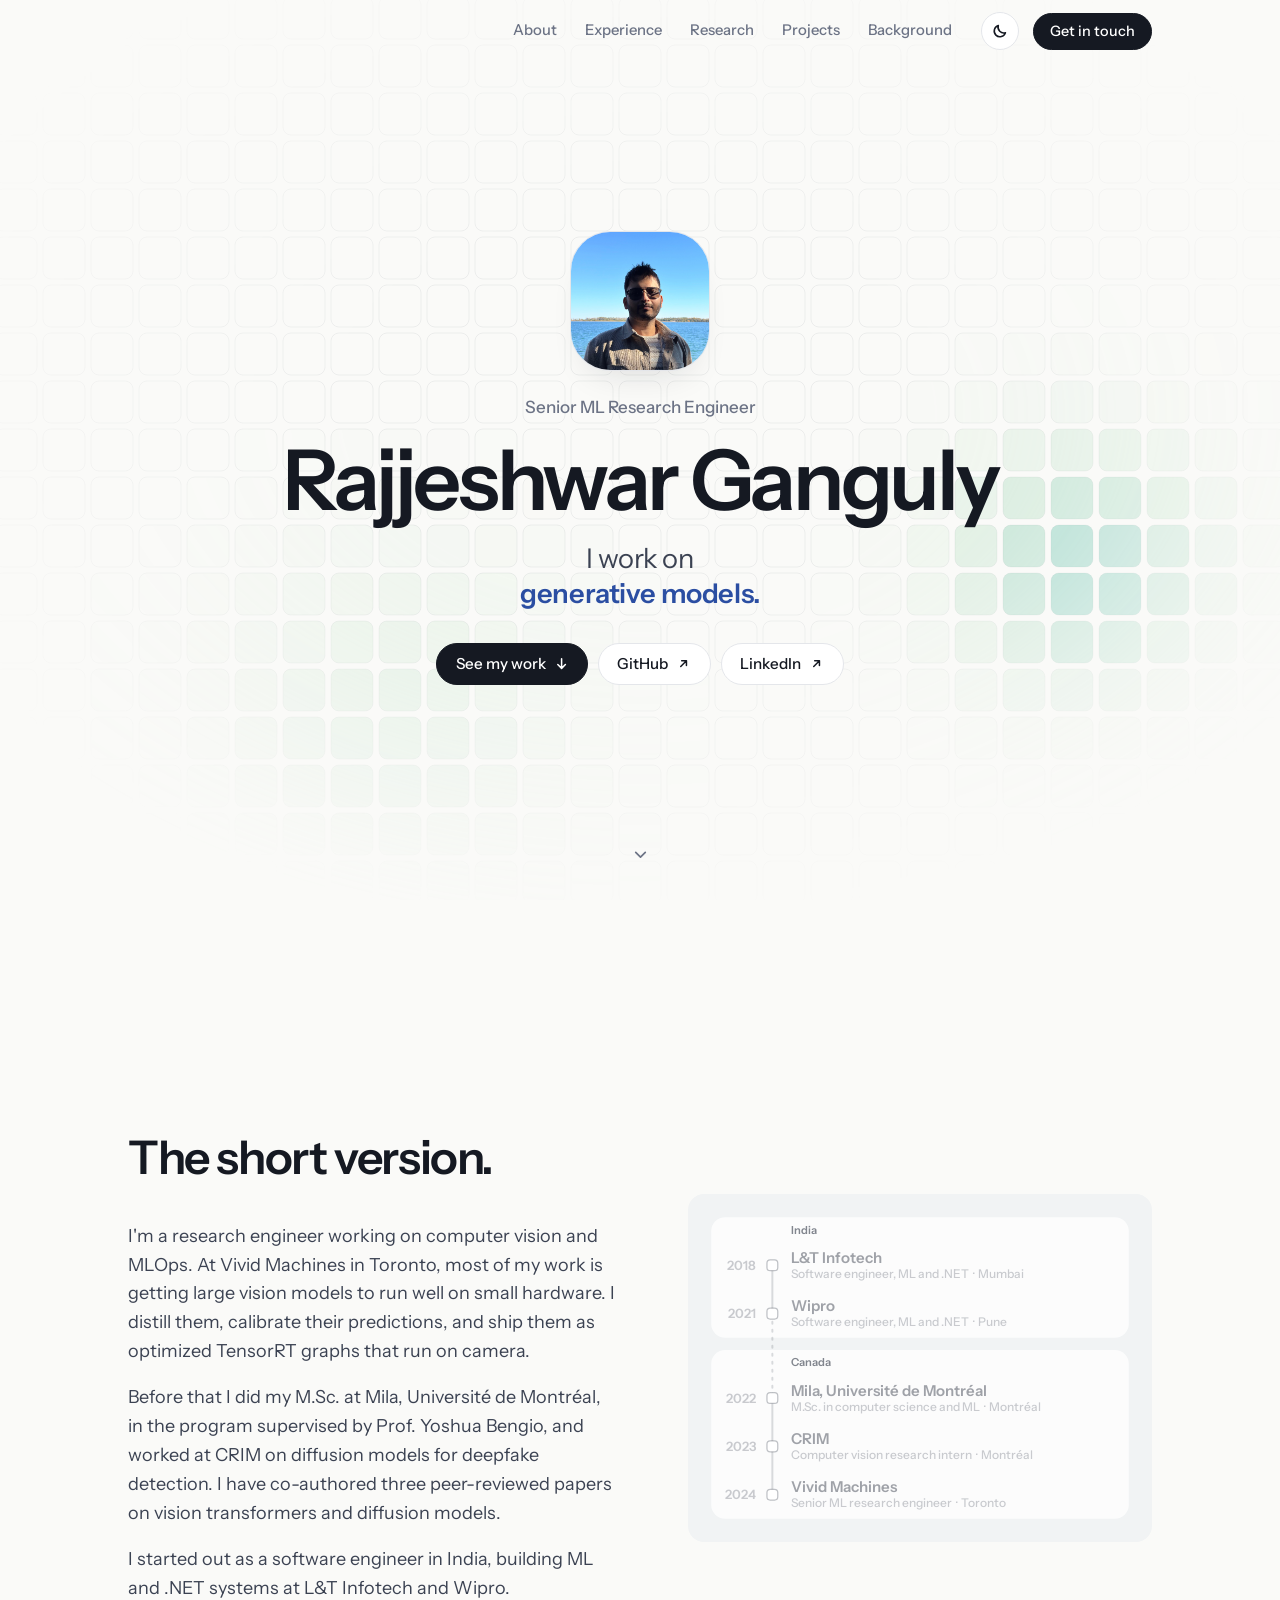
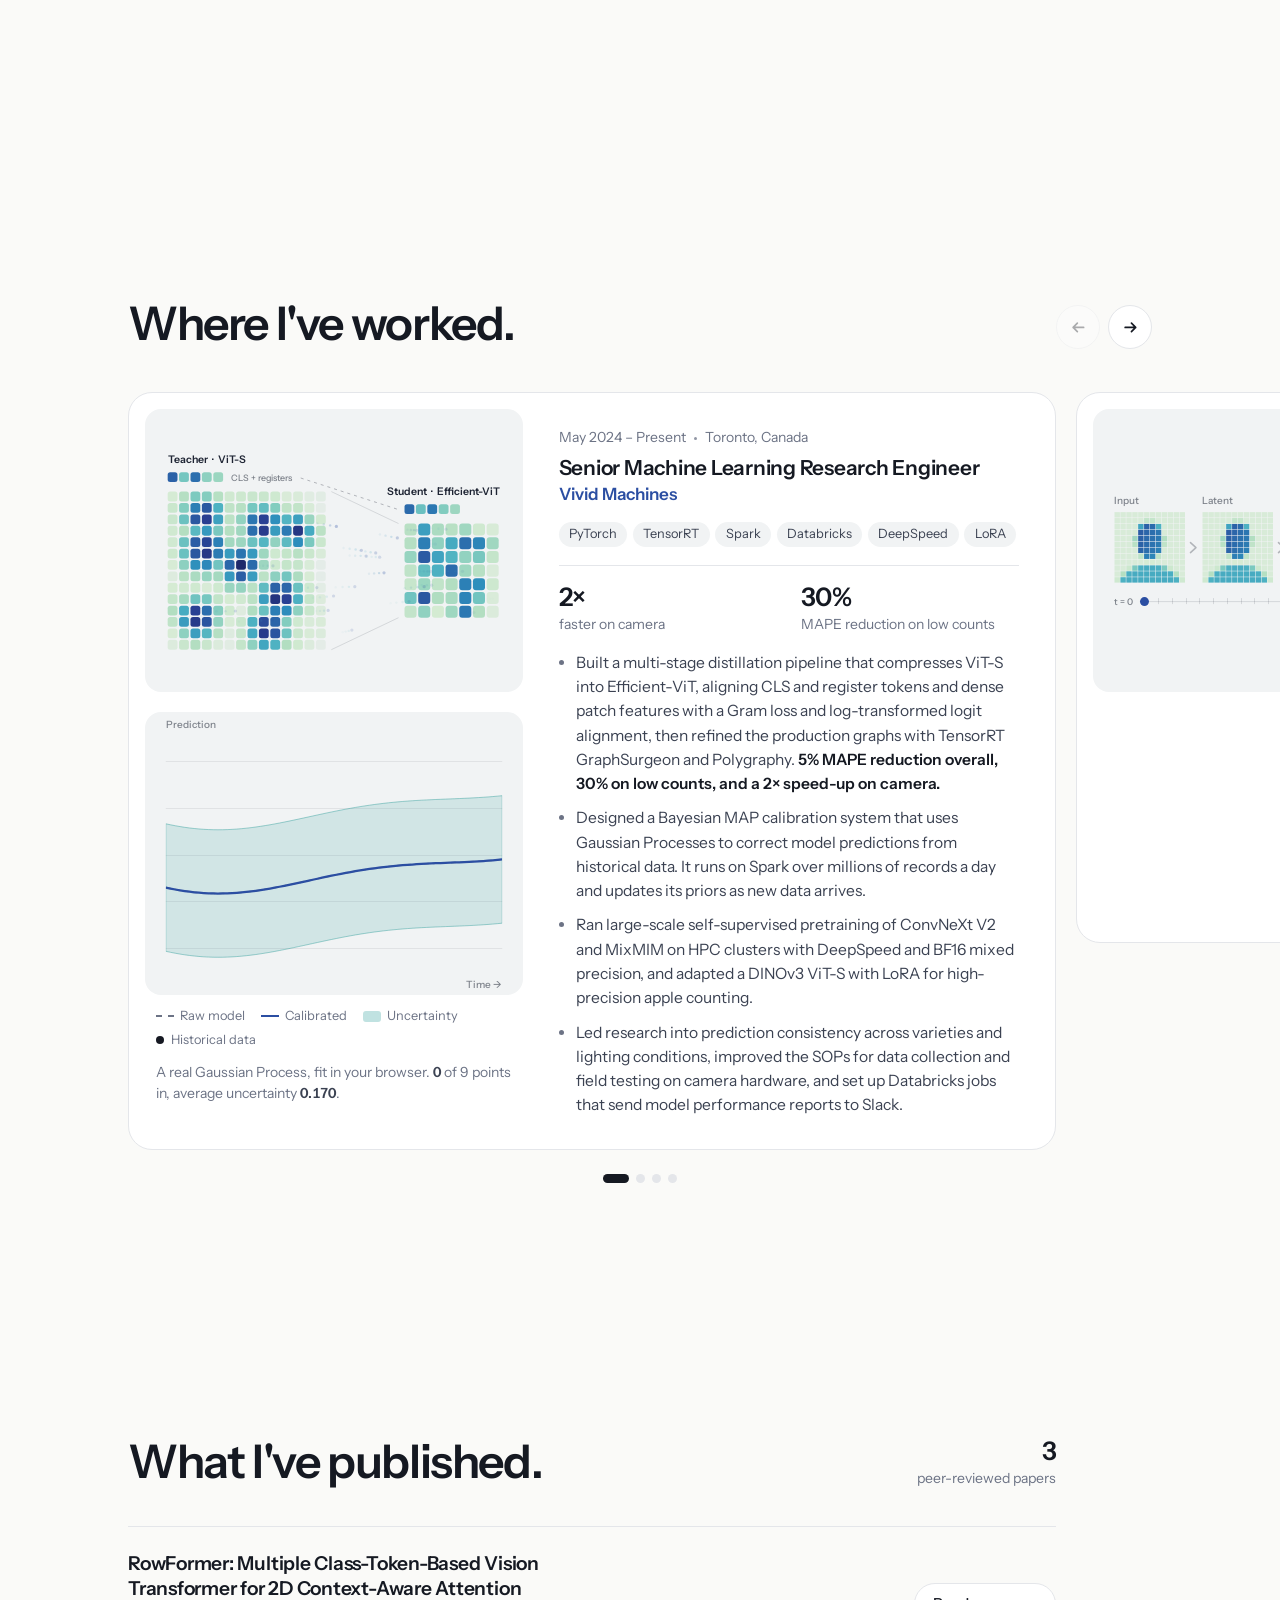
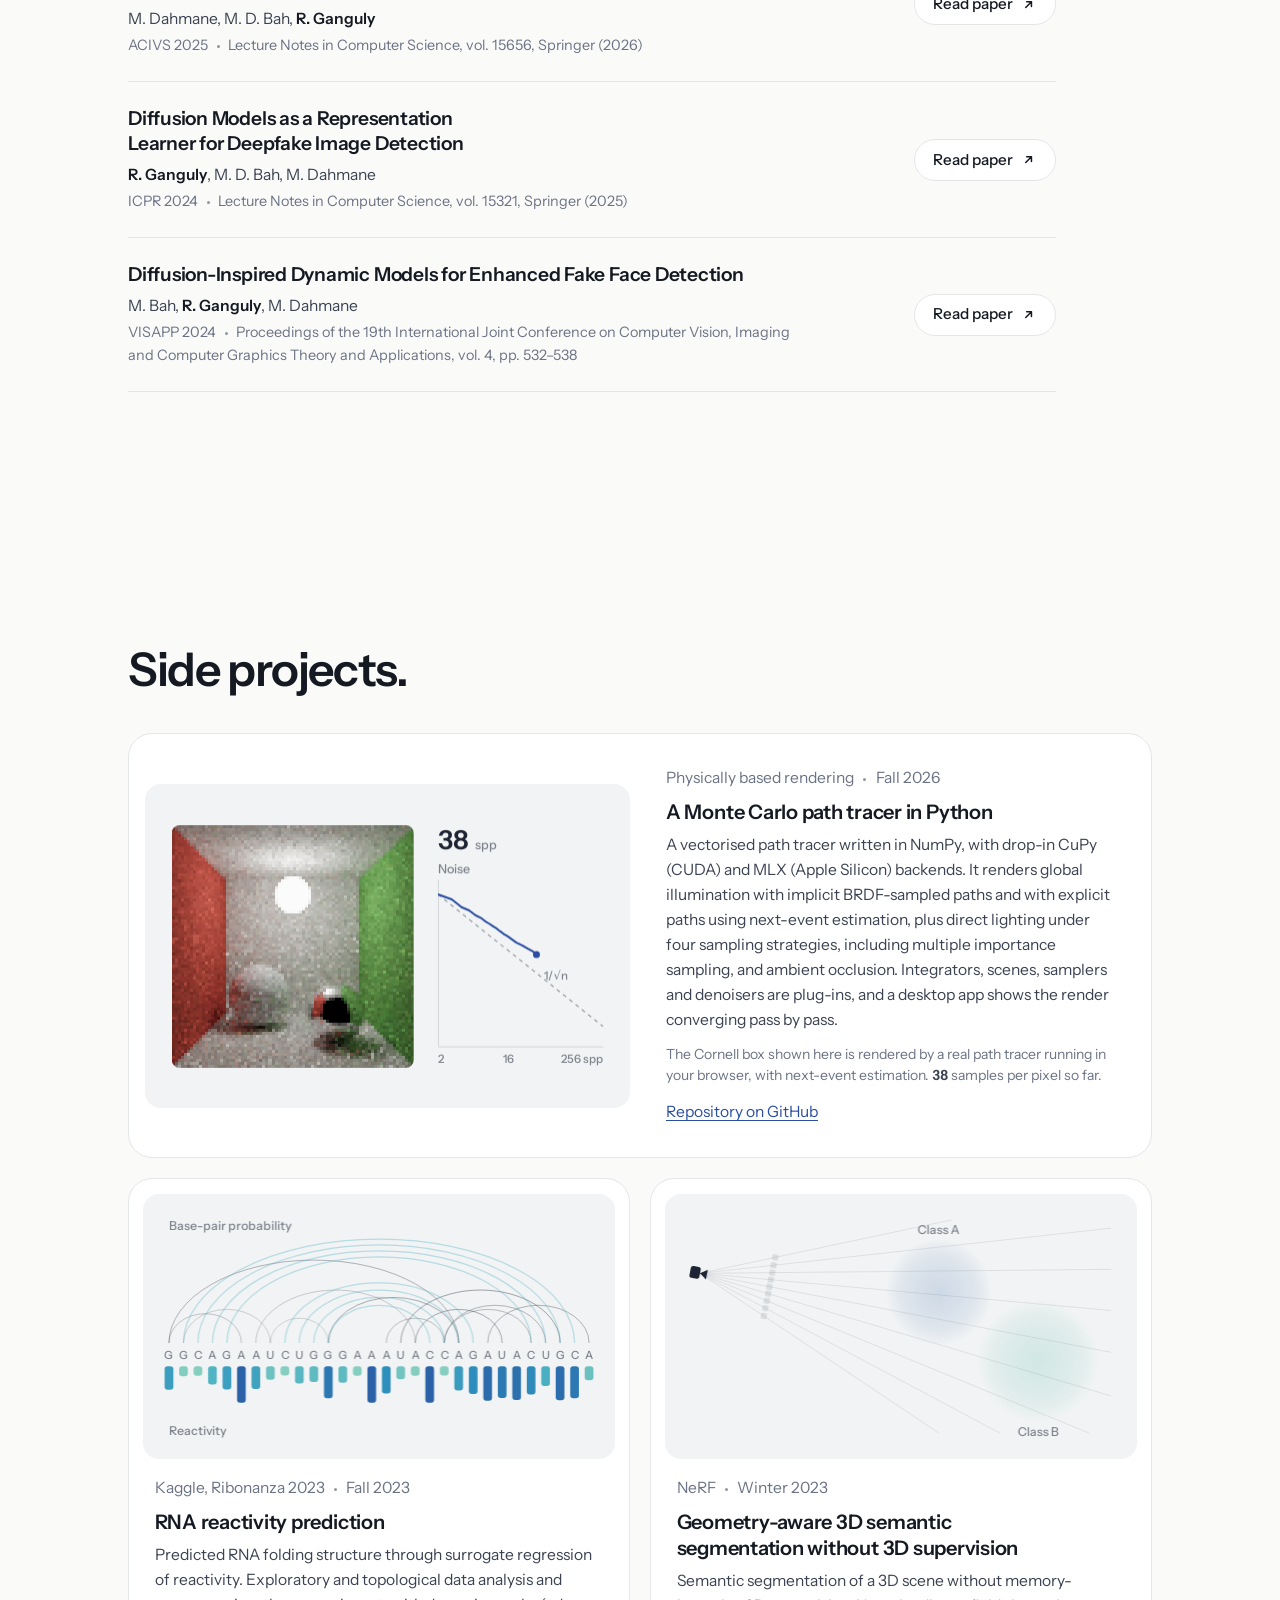
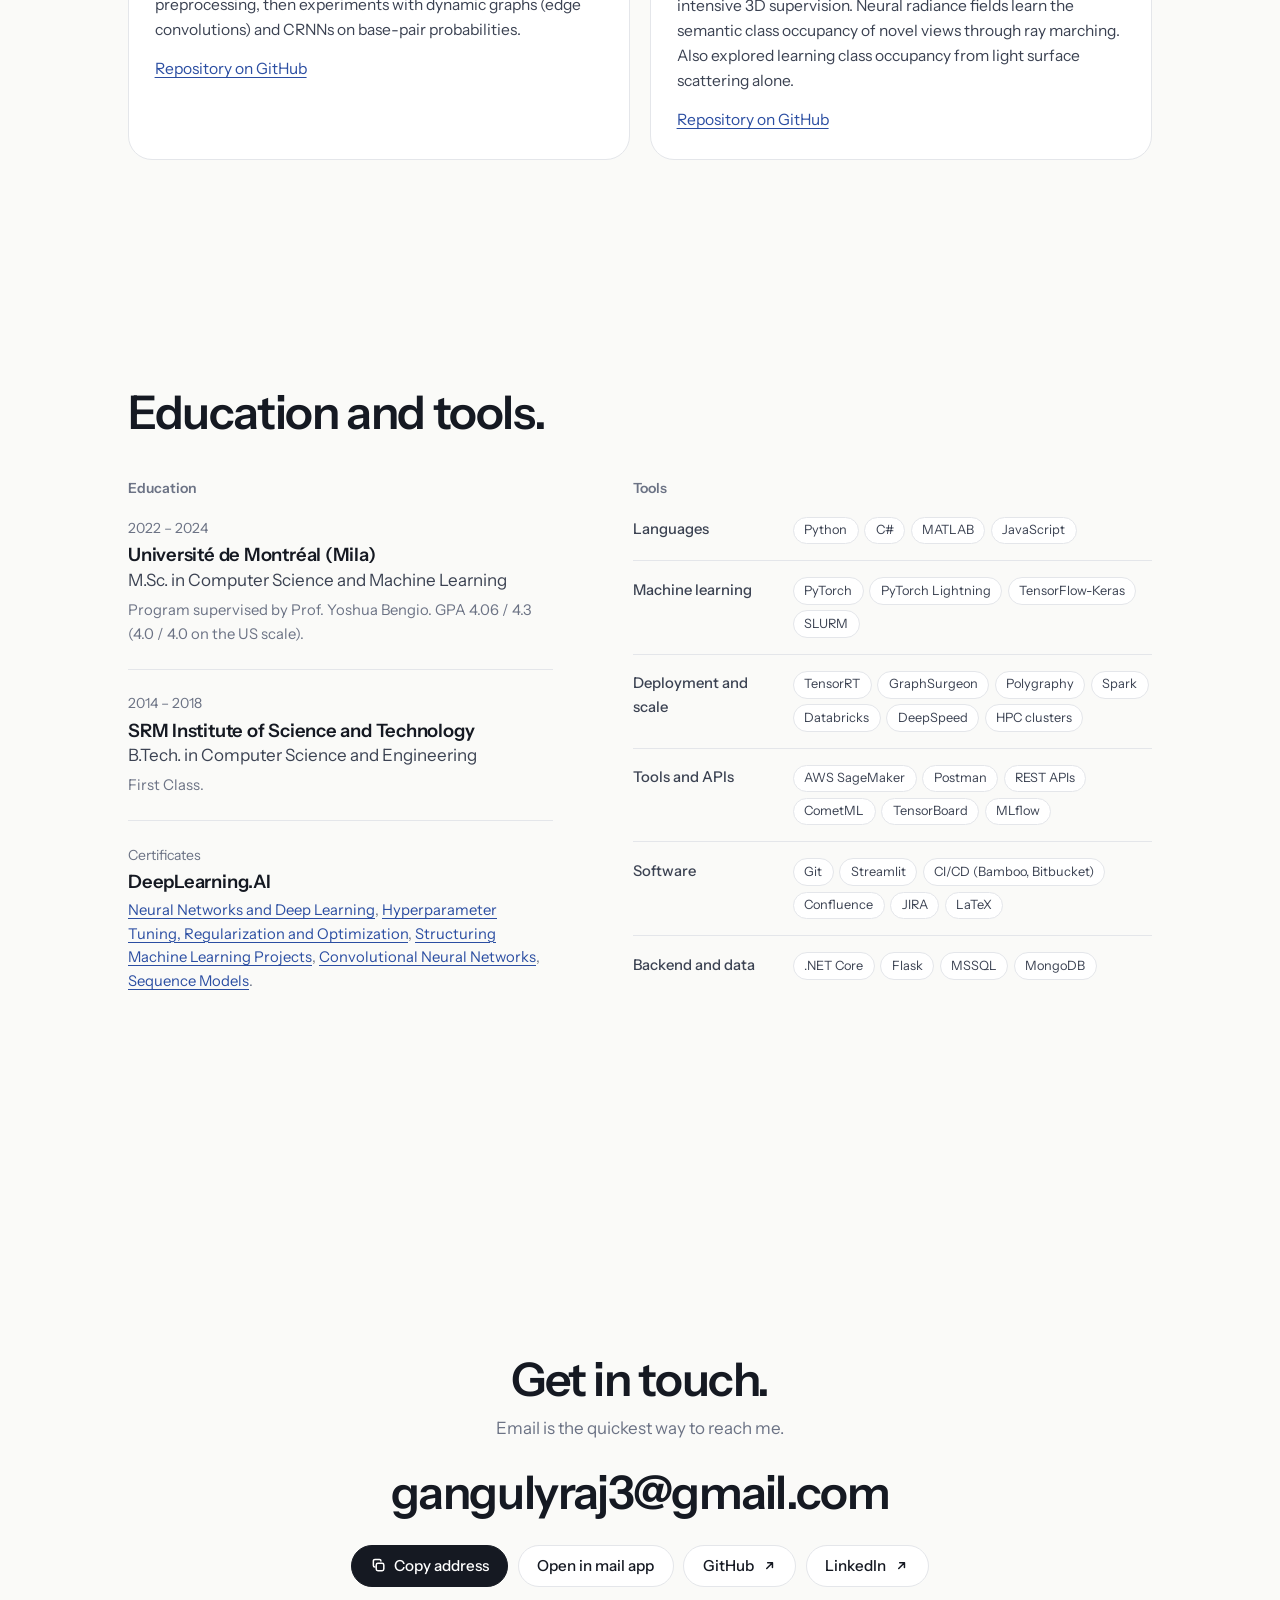
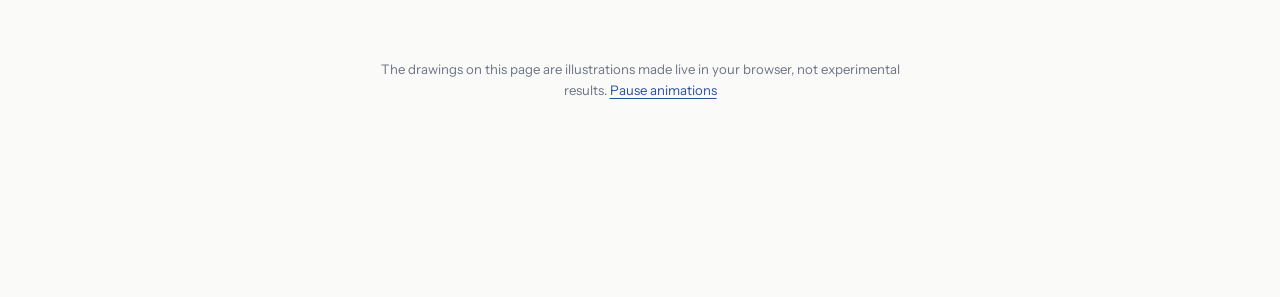
<file: index.html>
<!doctype html>
<html lang="en">
<head>
<meta charset="utf-8">
<meta name="viewport" content="width=device-width, initial-scale=1, viewport-fit=cover">
<title>Rajjeshwar Ganguly</title>
<meta name="description" content="Rajjeshwar Ganguly, Senior ML Research Engineer. Computer vision, model compression, distillation and Bayesian calibration.">
<meta property="og:type" content="website">
<meta property="og:title" content="Rajjeshwar Ganguly">
<meta property="og:description" content="Senior ML Research Engineer. Model compression, generative models, uncertainty quantification and fine-tuning foundation models.">
<meta name="theme-color" content="#FAFAF8">
<link rel="icon" href="favicon.svg" type="image/svg+xml">
<link rel="preconnect" href="https://fonts.googleapis.com">
<link rel="preconnect" href="https://fonts.gstatic.com" crossorigin>
<link rel="stylesheet" href="https://fonts.googleapis.com/css2?family=Instrument+Sans:ital,wght@0,400..700;1,400..700&amp;display=swap">
<link rel="stylesheet" href="css/styles.css">
<script src="js/boot.js"></script>
</head>
<body>
<header class="top" id="topbar">
  <div class="wrap top-in">
    <a class="who" href="#top">Rajjeshwar Ganguly</a>
    <nav class="top-nav" aria-label="Sections">
      <a href="#about">About</a>
      <a href="#experience">Experience</a>
      <a href="#research">Research</a>
      <a href="#projects">Projects</a>
      <a href="#background">Background</a>
    </nav>
    <button class="theme" id="theme" type="button" aria-label="Switch to dark mode" aria-pressed="false">
      <svg class="i moon" viewBox="0 0 16 16" aria-hidden="true"><path d="M13.4 9.7A5.7 5.7 0 0 1 6.3 2.6a5.7 5.7 0 1 0 7.1 7.1z"/></svg>
      <svg class="i sun" viewBox="0 0 16 16" aria-hidden="true"><circle cx="8" cy="8" r="2.7"/><path d="M8 1.5v1.7M8 12.8v1.7M1.5 8h1.7M12.8 8h1.7M3.4 3.4l1.2 1.2M11.4 11.4l1.2 1.2M3.4 12.6l1.2-1.2M11.4 4.6l1.2-1.2"/></svg>
    </button>
    <a class="pill solid" href="#contact">Get in touch</a>
  </div>
</header>

<main>
<section class="hero" id="top">
  <canvas class="bg" id="fig-attn" aria-hidden="true"></canvas>
  <div class="wrap">
    <div class="hero-in">
      <div class="me-wrap">
        <div class="me" id="me">
          <img id="photo" data-src="photo.jpg" alt="Portrait of Rajjeshwar Ganguly" hidden>
          <canvas id="fig-me" aria-hidden="true"></canvas>
        </div>
      </div>
      <p class="role">Senior ML Research Engineer</p>
      <h1 id="name">Rajjeshwar Ganguly</h1>
      <p class="tagline">
        <span class="sr">I work on model compression, generative models, uncertainty quantification and fine-tuning foundation models.</span>
        <span aria-hidden="true">I work on
          <span class="rot" id="rot"><span class="on">model compression.</span><span>generative models.</span><span>uncertainty quantification.</span><span>fine-tuning foundation models.</span></span>
        </span>
      </p>
      <div class="cta">
        <a class="pill solid" href="#experience">See my work <svg class="i down" viewBox="0 0 16 16" aria-hidden="true"><path d="M8 3v10M4 9l4 4 4-4"/></svg></a>
        <a class="pill" href="https://github.com/Rajjeshwar" target="_blank" rel="noopener">GitHub <svg class="i go" viewBox="0 0 16 16" aria-hidden="true"><path d="M5 11 11 5M6 5h5v5"/></svg></a>
        <a class="pill" href="https://www.linkedin.com/in/rajjeshwar-g-94a2a2147/" target="_blank" rel="noopener">LinkedIn <svg class="i go" viewBox="0 0 16 16" aria-hidden="true"><path d="M5 11 11 5M6 5h5v5"/></svg></a>
      </div>
    </div>
  </div>
  <a class="cue" href="#about" aria-label="Scroll to About"><svg class="i" viewBox="0 0 16 16" aria-hidden="true"><path d="M3.5 6 8 10.5 12.5 6"/></svg></a>
</section>

<section class="sec" id="about">
  <div class="wrap">
    <div class="about">
      <div class="rv">
        <h2>The short version.</h2>
        <div class="prose">
          <p>I'm a research engineer working on computer vision and MLOps. At Vivid Machines in Toronto, most of my work is getting large vision models to run well on small hardware. I distill them, calibrate their predictions, and ship them as optimized TensorRT graphs that run on camera.</p>
          <p>Before that I did my M.Sc. at Mila, Universit&eacute; de Montr&eacute;al, in the program supervised by Prof. Yoshua Bengio, and worked at CRIM on diffusion models for deepfake detection. I have co-authored three peer-reviewed papers on vision transformers and diffusion models.</p>
          <p>I started out as a software engineer in India, building ML and .NET systems at L&amp;T Infotech and Wipro.</p>
        </div>
      </div>
      <figure class="rv" style="--d:.12s">
        <div class="well"><div class="stage">
          <canvas id="fig-career" role="img" aria-label="Animation: a route through five stops, grouped by country. In India: L&amp;T Infotech in Mumbai from 2018, then Wipro in Pune from 2021. In Canada: an M.Sc. at Mila, Universit&eacute; de Montr&eacute;al, from 2022, CRIM in Montr&eacute;al from 2023, and Vivid Machines in Toronto from 2024, marked as now. A pulse runs down the route and each stop lights up as it arrives."></canvas>
        </div></div>
      </figure>
    </div>
  </div>
</section>

<section class="sec" id="experience">
  <div class="wrap">
    <div class="sec-head rv">
      <h2>Where I've worked.</h2>
      <div class="arrows">
        <button class="arrow" id="prev" type="button" aria-label="Previous role"><svg class="i" viewBox="0 0 16 16" aria-hidden="true"><path d="M13 8H3M7 4 3 8l4 4"/></svg></button>
        <button class="arrow" id="next" type="button" aria-label="Next role"><svg class="i" viewBox="0 0 16 16" aria-hidden="true"><path d="M3 8h10M9 4l4 4-4 4"/></svg></button>
      </div>
    </div>
  </div>

  <div class="reel rv" id="reel" tabindex="0" role="group" aria-label="Work experience. Scroll sideways or use the arrow keys.">
    <article class="job">
      <div class="job-figs">
        <figure>
          <div class="well"><div class="stage wide">
            <canvas id="fig-distill" role="img" aria-label="Animation: a 14 by 14 grid of teacher patch features on the left and a smaller 7 by 7 student grid on the right. Signals flow from teacher to student, and the student's noisy grid settles into a coarse copy of the teacher's."></canvas>
          </div></div>
        </figure>
        <figure>
          <div class="well"><div class="stage wide">
            <canvas id="fig-gp" role="img" aria-label="Animation: a dashed raw model curve, data points arriving one at a time, and a calibrated curve with an uncertainty band that narrows around each new point."></canvas>
          </div></div>
          <p class="legend"><span><i class="dash"></i>Raw model</span><span><i></i>Calibrated</span><span><i class="band"></i>Uncertainty</span><span><i class="dot"></i>Historical data</span></p>
          <figcaption class="cap">A real Gaussian Process, fit in your browser. <b id="f2-n">0</b> of 9 points in, average uncertainty <b id="f2-sd">0.170</b>.</figcaption>
        </figure>
      </div>
      <div class="job-body">
        <p class="when">May 2024 &ndash; Present<i></i>Toronto, Canada</p>
        <h3>Senior Machine Learning Research Engineer</h3>
        <p class="org">Vivid Machines</p>
        <ul class="tags"><li>PyTorch</li><li>TensorRT</li><li>Spark</li><li>Databricks</li><li>DeepSpeed</li><li>LoRA</li></ul>
        <div class="facts">
          <div><b>2&times;</b><span>faster on camera</span></div>
          <div><b>30%</b><span>MAPE reduction on low counts</span></div>
        </div>
        <ul class="pts">
          <li>Built a multi-stage distillation pipeline that compresses ViT-S into Efficient-ViT, aligning CLS and register tokens and dense patch features with a Gram loss and log-transformed logit alignment, then refined the production graphs with TensorRT GraphSurgeon and Polygraphy. <strong>5% MAPE reduction overall, 30% on low counts, and a 2&times; speed-up on camera.</strong></li>
          <li>Designed a Bayesian MAP calibration system that uses Gaussian Processes to correct model predictions from historical data. It runs on Spark over millions of records a day and updates its priors as new data arrives.</li>
          <li>Ran large-scale self-supervised pretraining of ConvNeXt V2 and MixMIM on HPC clusters with DeepSpeed and BF16 mixed precision, and adapted a DINOv3 ViT-S with LoRA for high-precision apple counting.</li>
          <li>Led research into prediction consistency across varieties and lighting conditions, improved the SOPs for data collection and field testing on camera hardware, and set up Databricks jobs that send model performance reports to Slack.</li>
        </ul>
      </div>
    </article>

    <article class="job">
      <figure>
        <div class="well"><div class="stage wide">
          <canvas id="fig-ddim" role="img" aria-label="Animation: a small portrait image is stepped into noise, then stepped back into a reconstruction, and the difference between the two is shown as an error map."></canvas>
        </div></div>
      </figure>
      <div class="job-body">
        <p class="when">May 2023 &ndash; Mar 2024<i></i>Montr&eacute;al, Canada</p>
        <h3>Computer Vision Research Engineer (Internship)</h3>
        <p class="org">CRIM, Institut de recherche informatique de Montr&eacute;al</p>
        <ul class="tags"><li>Diffusion models</li><li>DDIM inversion</li><li>Stable Diffusion</li><li>BLIP</li><li>HPC</li></ul>
        <ul class="pts">
          <li>Studied representation learning through diffusion models for deepfake image detection, and set up HPC training and inference pipelines for image classifiers guided by the diffusion latent space.</li>
          <li>Used stepwise DDIM inversion with pseudo-numerical methods (4th-order Runge&ndash;Kutta plus linear multistep) to recover latent noise vectors and generate reconstructions.</li>
          <li>Tested how frequency transforms such as DCT and DFT affect reconstruction error, and how useful text guidance is for zero-shot latent inversion, with a Stable Diffusion UNet backbone and BLIP captions.</li>
        </ul>
      </div>
    </article>

    <article class="job">
      <figure>
        <div class="well"><div class="stage wide">
          <canvas id="fig-ocr" role="img" aria-label="Animation: a scan line moves down a document and the fields it finds appear as a list beside it."></canvas>
        </div></div>
      </figure>
      <div class="job-body">
        <p class="when">Oct 2021 &ndash; Aug 2022<i></i>Pune, India</p>
        <h3>Software Engineer (ML, .NET)</h3>
        <p class="org">Wipro</p>
        <ul class="tags"><li>RoBERTa</li><li>OCR</li><li>.NET</li></ul>
        <ul class="pts">
          <li>Part of a team automating insurance underwriting and speeding up claims processing, using RoBERTa for a prompt-driven chatbot and OCR to extract knowledge from submitted documents.</li>
        </ul>
      </div>
    </article>

    <article class="job">
      <figure>
        <div class="well"><div class="stage wide">
          <canvas id="fig-line" role="img" aria-label="Animation: bottles move along a line past a camera. Each one is outlined as it passes, and a bottle with a defect is flagged as an anomaly."></canvas>
        </div></div>
      </figure>
      <div class="job-body">
        <p class="when">Jul 2018 &ndash; Apr 2021<i></i>Mumbai, India</p>
        <h3>Software Engineer (ML, .NET)</h3>
        <p class="org">Larsen &amp; Toubro Infotech</p>
        <ul class="tags"><li>Semantic segmentation</li><li>Dice loss</li><li>IoT</li><li>.NET Core</li></ul>
        <ul class="pts">
          <li>Trained a semantic segmentation model on line-camera data to detect anomalies in bottles manufactured for pharmaceutical drugs, using Dice loss in place of cross-entropy to improve boundary detection.</li>
          <li>Contributed to project planning and refactored the codebase behind deployed IoT devices to improve their operational efficiency. Built risk mitigation APIs for data ingestion, device management and alerting.</li>
        </ul>
      </div>
    </article>
  </div>
  <div class="dots" id="dots" aria-hidden="true">
    <button type="button" tabindex="-1" aria-current="true"></button><button type="button" tabindex="-1"></button><button type="button" tabindex="-1"></button><button type="button" tabindex="-1"></button>
  </div>
</section>

<section class="sec" id="research">
  <div class="wrap">
    <div class="sec-head pub-head rv">
      <h2>What I've published.</h2>
      <p class="stat"><b>3</b><span>peer-reviewed papers</span></p>
    </div>
    <ol class="papers rv" style="--d:.08s">
      <li class="paper">
        <div>
          <h3>RowFormer: Multiple Class-Token-Based Vision Transformer for 2D Context-Aware Attention</h3>
          <p class="by">M. Dahmane, M. D. Bah, <b>R. Ganguly</b></p>
          <p class="at">ACIVS 2025<i></i>Lecture Notes in Computer Science, vol. 15656, Springer (2026)</p>
        </div>
        <a class="pill" href="https://doi.org/10.1007/978-3-032-07343-3_29" target="_blank" rel="noopener">Read paper <svg class="i go" viewBox="0 0 16 16" aria-hidden="true"><path d="M5 11 11 5M6 5h5v5"/></svg></a>
      </li>
      <li class="paper">
        <div>
          <h3>Diffusion Models as a Representation Learner for Deepfake Image Detection</h3>
          <p class="by"><b>R. Ganguly</b>, M. D. Bah, M. Dahmane</p>
          <p class="at">ICPR 2024<i></i>Lecture Notes in Computer Science, vol. 15321, Springer (2025)</p>
        </div>
        <a class="pill" href="https://doi.org/10.1007/978-3-031-78305-0_15" target="_blank" rel="noopener">Read paper <svg class="i go" viewBox="0 0 16 16" aria-hidden="true"><path d="M5 11 11 5M6 5h5v5"/></svg></a>
      </li>
      <li class="paper">
        <div>
          <h3>Diffusion-Inspired Dynamic Models for Enhanced Fake Face Detection</h3>
          <p class="by">M. Bah, <b>R. Ganguly</b>, M. Dahmane</p>
          <p class="at">VISAPP 2024<i></i>Proceedings of the 19th International Joint Conference on Computer Vision, Imaging and Computer Graphics Theory and Applications, vol. 4, pp. 532&ndash;538</p>
        </div>
        <a class="pill" href="https://www.scitepress.org/publishedPapers/2024/123913/pdf/index.html" target="_blank" rel="noopener">Read paper <svg class="i go" viewBox="0 0 16 16" aria-hidden="true"><path d="M5 11 11 5M6 5h5v5"/></svg></a>
      </li>
    </ol>
  </div>
</section>

<section class="sec" id="projects">
  <div class="wrap">
    <h2 class="rv">Side projects.</h2>
    <div class="projects">
      <article class="project feature rv">
        <div class="well"><div class="stage wide">
          <canvas id="fig-pt" role="img" aria-label="Animation: a small Cornell box, with a red wall, a green wall, a matte sphere and a mirror sphere, rendered by a path tracer. It starts grainy and clears as samples accumulate, while a plot beside it shows the noise falling along a one over root n guide line."></canvas>
        </div></div>
        <div class="project-body">
          <p class="when">Physically based rendering<i></i>Fall 2026</p>
          <h3>A Monte Carlo path tracer in Python</h3>
          <p>A vectorised path tracer written in NumPy, with drop-in CuPy (CUDA) and MLX (Apple Silicon) backends. It renders global illumination with implicit BRDF-sampled paths and with explicit paths using next-event estimation, plus direct lighting under four sampling strategies, including multiple importance sampling, and ambient occlusion. Integrators, scenes, samplers and denoisers are plug-ins, and a desktop app shows the render converging pass by pass.</p>
          <p class="cap">The Cornell box shown here is rendered by a real path tracer running in your browser, with next-event estimation. <b id="f6-spp">0</b> samples per pixel so far.</p>
          <p class="more"><a href="https://github.com/Rajjeshwar/python-pathtracer" target="_blank" rel="noopener">Repository on GitHub</a></p>
        </div>
      </article>
      <article class="project rv">
        <div class="well"><div class="stage wide">
          <canvas id="fig-rna" role="img" aria-label="Animation: an RNA sequence along a line. Faint candidate arcs between bases sharpen into two stems of base pairs, while the reactivity bars under paired bases drop."></canvas>
        </div></div>
        <div class="project-body">
          <p class="when">Kaggle, Ribonanza 2023<i></i>Fall 2023</p>
          <h3>RNA reactivity prediction</h3>
          <p>Predicted RNA folding structure through surrogate regression of reactivity. Exploratory and topological data analysis and preprocessing, then experiments with dynamic graphs (edge convolutions) and CRNNs on base-pair probabilities.</p>
          <p class="more"><a href="https://github.com/MinaBeiramy/RNA_Reactivity_Prediction" target="_blank" rel="noopener">Repository on GitHub</a></p>
        </div>
      </article>
      <article class="project rv" style="--d:.1s">
        <div class="well"><div class="stage wide">
          <canvas id="fig-nerf" role="img" aria-label="Animation: a camera casts rays into a scene with two objects. Sample points march along each ray, light up inside the objects, and color the matching pixel with the object's class. The camera then moves to a new view."></canvas>
        </div></div>
        <div class="project-body">
          <p class="when">NeRF<i></i>Winter 2023</p>
          <h3>Geometry-aware 3D semantic segmentation without 3D supervision</h3>
          <p>Semantic segmentation of a 3D scene without memory-intensive 3D supervision. Neural radiance fields learn the semantic class occupancy of novel views through ray marching. Also explored learning class occupancy from light surface scattering alone.</p>
          <p class="more"><a href="https://github.com/jadevaibhav/NeRF4Seg" target="_blank" rel="noopener">Repository on GitHub</a></p>
        </div>
      </article>
    </div>
  </div>
</section>

<section class="sec" id="background">
  <div class="wrap">
    <h2 class="rv">Education and tools.</h2>
    <div class="cols">
      <div class="rv">
        <p class="sub">Education</p>
        <div class="school">
          <p class="when">2022 &ndash; 2024</p>
          <h3>Universit&eacute; de Montr&eacute;al (Mila)</h3>
          <p>M.Sc. in Computer Science and Machine Learning</p>
          <p class="note">Program supervised by Prof. Yoshua Bengio. GPA 4.06 / 4.3 (4.0 / 4.0 on the US scale).</p>
        </div>
        <div class="school">
          <p class="when">2014 &ndash; 2018</p>
          <h3>SRM Institute of Science and Technology</h3>
          <p>B.Tech. in Computer Science and Engineering</p>
          <p class="note">First Class.</p>
        </div>
        <div class="school">
          <p class="when">Certificates</p>
          <h3>DeepLearning.AI</h3>
          <p class="note"><a href="https://github.com/Rajjeshwar/DeepLearningSpecilization/blob/main/Neural%20Networks%20and%20Deep%20Learning.pdf" target="_blank" rel="noopener">Neural Networks and Deep Learning</a>, <a href="https://github.com/Rajjeshwar/DeepLearningSpecilization/blob/main/Hyperparameter%20Tuning%2C%20Optimization%2C%20Regularization.pdf" target="_blank" rel="noopener">Hyperparameter Tuning, Regularization and Optimization</a>, <a href="https://github.com/Rajjeshwar/DeepLearningSpecilization/blob/main/Structuring%20Machine%20Learning%20Projects.pdf" target="_blank" rel="noopener">Structuring Machine Learning Projects</a>, <a href="https://github.com/Rajjeshwar/DeepLearningSpecilization/blob/main/Convolutional%20Neural%20Networks.pdf" target="_blank" rel="noopener">Convolutional Neural Networks</a>, <a href="https://github.com/Rajjeshwar/DeepLearningSpecilization/blob/main/Sequence%20Models.pdf" target="_blank" rel="noopener">Sequence Models</a>.</p>
        </div>
      </div>
      <div class="rv" style="--d:.1s">
        <p class="sub">Tools</p>
        <div class="tg"><h4>Languages</h4><ul class="tags"><li>Python</li><li>C#</li><li>MATLAB</li><li>JavaScript</li></ul></div>
        <div class="tg"><h4>Machine learning</h4><ul class="tags"><li>PyTorch</li><li>PyTorch Lightning</li><li>TensorFlow-Keras</li><li>SLURM</li></ul></div>
        <div class="tg"><h4>Deployment and scale</h4><ul class="tags"><li>TensorRT</li><li>GraphSurgeon</li><li>Polygraphy</li><li>Spark</li><li>Databricks</li><li>DeepSpeed</li><li>HPC clusters</li></ul></div>
        <div class="tg"><h4>Tools and APIs</h4><ul class="tags"><li>AWS SageMaker</li><li>Postman</li><li>REST APIs</li><li>CometML</li><li>TensorBoard</li><li>MLflow</li></ul></div>
        <div class="tg"><h4>Software</h4><ul class="tags"><li>Git</li><li>Streamlit</li><li>CI/CD (Bamboo, Bitbucket)</li><li>Confluence</li><li>JIRA</li><li>LaTeX</li></ul></div>
        <div class="tg"><h4>Backend and data</h4><ul class="tags"><li>.NET Core</li><li>Flask</li><li>MSSQL</li><li>MongoDB</li></ul></div>
      </div>
    </div>
  </div>
</section>
</main>

<footer class="sec contact" id="contact">
  <div class="wrap">
    <h2 class="rv">Get in touch.</h2>
    <p class="lead">Email is the quickest way to reach me.</p>
    <p class="email" id="email">gangulyraj3@gmail.com</p>
    <div class="cta">
      <button class="pill solid" id="copy" type="button"><svg class="i" viewBox="0 0 16 16" aria-hidden="true"><rect x="5.5" y="5.5" width="8" height="8" rx="1.8"/><path d="M10.5 3.2v-.1a1.6 1.6 0 0 0-1.6-1.6H4.1a1.6 1.6 0 0 0-1.6 1.6v4.8a1.6 1.6 0 0 0 1.6 1.6h.1"/></svg><span>Copy address</span></button>
      <a class="pill" href="mailto:gangulyraj3@gmail.com">Open in mail app</a>
      <a class="pill" href="https://github.com/Rajjeshwar" target="_blank" rel="noopener">GitHub <svg class="i go" viewBox="0 0 16 16" aria-hidden="true"><path d="M5 11 11 5M6 5h5v5"/></svg></a>
      <a class="pill" href="https://www.linkedin.com/in/rajjeshwar-g-94a2a2147/" target="_blank" rel="noopener">LinkedIn <svg class="i go" viewBox="0 0 16 16" aria-hidden="true"><path d="M5 11 11 5M6 5h5v5"/></svg></a>
    </div>
    <p class="fine">The drawings on this page are illustrations made live in your browser, not experimental results. <button class="textbtn" id="motion" type="button" aria-pressed="true">Pause animations</button></p>
  </div>
</footer>

<script type="module" src="js/main.js"></script>
</body>
</html>
</file>
<file: css/styles.css>
/* Layout: one idea per screen. A centered hello over a patch grid that looks where the pointer looks,
   then calm full-height sections; work history is a sideways reel of cards, each with a small live
   drawing of the job. One sans family, a light paper ground, one blue accent; color lives in the drawings.
   Light and dark share one set of tokens. The page always opens light; the header toggle switches and remembers. */
:root {
  --bg: #FAFAF8;
  --bg-veil: rgba(250, 250, 248, .84);
  --card: #FFFFFF;
  --well: #F1F3F4;
  --ink: #151922;
  --text: #3B4252;
  --muted: #6C7385;
  --line: #E4E6EA;
  --accent: #2B4EA2;
  --accent-soft: #E9EEF9;
  --teal: #2F9E9A;
  --on-ink: #FFFFFF;
  --shadow: rgba(21, 25, 34, .16);
  --scrim: rgba(21, 25, 34, .38);
  --font: "Instrument Sans", system-ui, -apple-system, "Segoe UI", Roboto, "Helvetica Neue", Arial, sans-serif;
  --ease: cubic-bezier(.2, .7, .2, 1);
  --maxw: 70rem;
  --gut: 16px;
  --sun: none;
  --moon: block;
  color-scheme: light;
}
@media (min-width: 40rem) { :root { --gut: 2rem; } }
@media (min-width: 72rem) { :root { --gut: 3rem; } }
:root[data-mode="dark"] {
    --bg: #0F131B; --bg-veil: rgba(15, 19, 27, .84); --card: #171C27; --well: #1E2431; --ink: #EEF1F7; --text: #C3C9D6;
    --muted: #8E96A8; --line: #2A3140; --accent: #8FB0FF; --accent-soft: #1E2A47; --teal: #5CC8BF; --on-ink: #0F131B;
    --shadow: rgba(0, 0, 0, .5); --scrim: rgba(0, 0, 0, .6); --sun: block; --moon: none; color-scheme: dark;
}

*, *::before, *::after { box-sizing: border-box; }
.motion-on { scroll-behavior: smooth; }
body {
  margin: 0; background: var(--bg); color: var(--text);
  font-family: var(--font); font-size: 1.0625rem; line-height: 1.6;
  -webkit-font-smoothing: antialiased; text-rendering: optimizeLegibility;
  transition: background-color .35s ease, color .35s ease;
}
.wrap {
  width: 100%; max-width: var(--maxw); margin-inline: auto;
  padding-left: max(16px, env(safe-area-inset-left, 0px));
  padding-right: max(16px, env(safe-area-inset-right, 0px));
}
@media (min-width: 40rem) {
  .wrap { padding-left: max(2rem, env(safe-area-inset-left, 0px)); padding-right: max(2rem, env(safe-area-inset-right, 0px)); }
}
@media (min-width: 72rem) {
  .wrap { padding-left: max(3rem, env(safe-area-inset-left, 0px)); padding-right: max(3rem, env(safe-area-inset-right, 0px)); }
}
a { color: var(--accent); text-underline-offset: .2em; text-decoration-thickness: 1px; }
a:hover { text-decoration-thickness: 2px; }
:focus-visible { outline: 2px solid var(--accent); outline-offset: 3px; border-radius: 6px; }
p, figure { margin: 0; }
h1, h2, h3, h4 { color: var(--ink); font-weight: 600; margin: 0; }
h2 { font-size: clamp(1.9rem, 4.2vw, 2.9rem); line-height: 1.08; letter-spacing: -.03em; text-wrap: balance; }
h3 { font-size: 1.25rem; line-height: 1.3; letter-spacing: -.012em; text-wrap: balance; }
svg.i { width: 1em; height: 1em; flex: none; fill: none; stroke: currentColor; stroke-width: 1.6; stroke-linecap: round; stroke-linejoin: round; }
.sr { position: absolute; width: 1px; height: 1px; overflow: hidden; clip-path: inset(50%); white-space: nowrap; }

/* ---------- buttons ---------- */
.pill { display: inline-flex; align-items: center; gap: .5rem; padding: .68rem 1.15rem; border-radius: 999px;
  border: 1px solid var(--line); background: var(--card); color: var(--ink); font: 500 .95rem/1.2 var(--font);
  text-decoration: none; cursor: pointer; transition: border-color .2s, background .2s, color .2s, transform .2s var(--ease); }
.pill:hover { border-color: var(--ink); }
.pill:active { transform: scale(.97); }
.pill.solid { background: var(--ink); border-color: var(--ink); color: var(--on-ink); }
.pill.solid:hover { background: var(--accent); border-color: var(--accent); }
.pill .i { transition: transform .25s var(--ease); }
.pill:hover .i.go { transform: translate(2px, -2px); }
.pill:hover .i.down { transform: translateY(2px); }

/* ---------- header ---------- */
.top { position: fixed; top: 0; left: 0; right: 0; z-index: 20; padding-top: env(safe-area-inset-top, 0px);
  transition: background .3s, box-shadow .3s; }
.top.scrolled { background: var(--bg-veil); -webkit-backdrop-filter: saturate(1.4) blur(14px); backdrop-filter: saturate(1.4) blur(14px);
  box-shadow: 0 1px 0 var(--line); }
.top-in { display: flex; align-items: center; gap: .5rem; height: 3.9rem; }
.who { font-weight: 600; color: var(--ink); text-decoration: none; letter-spacing: -.015em; white-space: nowrap;
  visibility: hidden; opacity: 0; transform: translateY(4px); transition: opacity .3s, transform .3s var(--ease), visibility .3s; }
.top.past .who { visibility: visible; opacity: 1; transform: none; }
.top-nav { display: none; margin-left: auto; gap: .15rem; }
.top-nav a { padding: .42rem .8rem; border-radius: 999px; color: var(--muted); text-decoration: none; font-size: .925rem; font-weight: 500;
  transition: color .2s, background .2s; }
.top-nav a:hover { color: var(--ink); }
.top-nav a[aria-current="true"] { color: var(--accent); background: var(--accent-soft); }
.theme { margin-left: auto; width: 2.4rem; height: 2.4rem; flex: none; border-radius: 50%; border: 1px solid var(--line); background: var(--card);
  color: var(--ink); display: grid; place-items: center; font-size: 1rem; cursor: pointer; transition: border-color .2s, transform .25s var(--ease); }
.theme:hover { border-color: var(--ink); }
.theme:active { transform: scale(.92) rotate(-18deg); }
.theme .sun { display: var(--sun); }
.theme .moon { display: var(--moon); }
.top .pill { margin-left: .35rem; padding: .55rem 1rem; font-size: .9rem; }
@media (min-width: 58rem) { .top-nav { display: flex; } .theme { margin-left: .5rem; } }

/* ---------- hero ---------- */
.hero { position: relative; min-height: min(100svh, 58rem); display: grid; place-items: center; text-align: center;
  padding-block: 6.5rem 5.5rem; overflow: hidden; }
.hero .bg { position: absolute; inset: 0; width: 100%; height: 100%; pointer-events: none;
  -webkit-mask-image: radial-gradient(ellipse 78% 72% at 50% 46%, #000 28%, transparent 80%);
  mask-image: radial-gradient(ellipse 78% 72% at 50% 46%, #000 28%, transparent 80%); }
.hero-in { position: relative; display: grid; justify-items: center; gap: 1.05rem; }
.hero-in > * { animation: rise .9s var(--ease) both; }
.hero-in > :nth-child(2) { animation-delay: .08s; }
.hero-in > :nth-child(3) { animation-delay: .16s; }
.hero-in > :nth-child(4) { animation-delay: .26s; }
.hero-in > :nth-child(5) { animation-delay: .36s; }
@keyframes rise { from { opacity: 0; transform: translateY(16px); } }
.me-wrap { position: relative; margin-bottom: .4rem; }
.me { position: relative; width: 6.75rem; height: 6.75rem; border-radius: 1.9rem; background: var(--card); overflow: hidden;
  border: 1px solid var(--line); box-shadow: 0 18px 36px -20px var(--shadow); transition: width .4s var(--ease), height .4s var(--ease), border-radius .4s var(--ease); }
.me canvas { position: absolute; inset: .65rem; width: calc(100% - 1.3rem); height: calc(100% - 1.3rem); border-radius: .7rem; display: block; pointer-events: none; }
.me img { position: absolute; inset: 0; width: 100%; height: 100%; object-fit: cover; display: block; }
.me.has-photo { width: 8.75rem; height: 8.75rem; border-radius: 2.5rem; }
.me.has-photo canvas { inset: 0; width: 100%; height: 100%; border-radius: 0; }
.role { color: var(--muted); font-weight: 500; }
h1 { font-size: clamp(2.6rem, 7.4vw, 5.25rem); line-height: 1.02; letter-spacing: -.04em; text-wrap: balance; }
.tagline { font-size: clamp(1.25rem, 2.6vw, 1.7rem); line-height: 1.3; letter-spacing: -.015em; }
.rot { display: grid; justify-items: center; color: var(--accent); font-weight: 600; }
.rot span { grid-area: 1 / 1; opacity: 0; transform: translateY(.5em); transition: opacity .45s ease, transform .55s var(--ease); }
.rot span.on { opacity: 1; transform: none; }
.rot span.out { opacity: 0; transform: translateY(-.5em); }
.cta { display: flex; flex-wrap: wrap; justify-content: center; gap: .6rem; margin-top: .9rem; }
.cue { position: absolute; left: 50%; bottom: 1.6rem; margin-left: -1.25rem; width: 2.5rem; height: 2.5rem; border-radius: 50%;
  display: grid; place-items: center; color: var(--muted); animation: bob 2.4s ease-in-out infinite; }
.cue:hover { color: var(--ink); }
@keyframes bob { 0%, 100% { transform: translateY(0); } 50% { transform: translateY(6px); } }

/* ---------- sections ---------- */
.sec { min-height: min(100svh, 58rem); display: grid; grid-template-columns: minmax(0, 1fr); align-content: center;
  padding-block: clamp(5.5rem, 11vh, 7.5rem) clamp(3rem, 7vh, 5rem); }
.sec h2 { margin-bottom: clamp(1.5rem, 3vw, 2.5rem); }
.sec-head { display: flex; align-items: flex-end; justify-content: space-between; gap: 1rem; }
.sec-head h2 { margin-bottom: 0; }
.rv-on .rv { transition: opacity .8s ease, transform .9s var(--ease); transition-delay: var(--d, 0s); }
.rv-on .rv:not(.in) { opacity: .25; transform: translateY(22px); }

/* ---------- drawings ---------- */
.well { background: var(--well); border-radius: 16px; overflow: hidden; }
.stage { position: relative; aspect-ratio: 4 / 3; max-width: 100%; }
.stage.wide { aspect-ratio: 16 / 9; }
.stage canvas { position: absolute; inset: 0; width: 100%; height: 100%; display: block; }
.cap { margin-top: .75rem; font-size: .875rem; line-height: 1.5; color: var(--muted); }
.cap b { font-weight: 600; color: var(--text); font-variant-numeric: tabular-nums; }
.legend { display: flex; flex-wrap: wrap; gap: .2rem 1rem; margin-top: .7rem; font-size: .8rem; color: var(--muted); }
.legend span { display: inline-flex; align-items: center; gap: .4rem; white-space: nowrap; }
.legend i { display: inline-block; width: 1.1rem; height: 0; border-top: 2px solid var(--accent); }
.legend i.dash { border-top: 2px dashed var(--muted); }
.legend i.band { height: .7rem; border: 0; border-radius: 3px; background: var(--teal); opacity: .3; }
.legend i.dot { width: .5rem; height: .5rem; border: 0; border-radius: 50%; background: var(--ink); }

/* ---------- about ---------- */
.about { display: grid; grid-template-columns: minmax(0, 1fr); gap: 2.75rem; align-items: center; }
@media (min-width: 60rem) { .about { grid-template-columns: minmax(0, 1fr) minmax(0, .95fr); gap: 4.5rem; } }
.prose { display: grid; gap: 1.1rem; max-width: 34rem; font-size: 1.125rem; }

/* ---------- headline numbers ---------- */
.facts b, .stat b { display: block; font-size: 1.6rem; line-height: 1.15; font-weight: 600; color: var(--ink); letter-spacing: -.02em; }
.facts span, .stat span { display: block; margin-top: .2rem; font-size: .875rem; line-height: 1.35; color: var(--muted); }

/* ---------- experience reel ---------- */
.arrows { display: flex; gap: .5rem; }
.arrow { width: 2.75rem; height: 2.75rem; border-radius: 50%; border: 1px solid var(--line); background: var(--card); color: var(--ink);
  display: grid; place-items: center; font-size: 1.05rem; cursor: pointer; transition: border-color .2s, opacity .2s, transform .2s var(--ease); }
.arrow:hover:not(:disabled) { border-color: var(--ink); }
.arrow:active:not(:disabled) { transform: scale(.94); }
.arrow:disabled { opacity: .35; cursor: default; }
.reel { --edge: max(var(--gut), env(safe-area-inset-left, 0px), calc((100% - var(--maxw)) / 2 + var(--gut)));
  position: relative; display: flex; align-items: flex-start; gap: 1.25rem; overflow-x: auto; overscroll-behavior-x: contain;
  scroll-snap-type: x mandatory; scroll-padding-left: var(--edge); scrollbar-width: none;
  margin-top: clamp(1.5rem, 3vw, 2.5rem); padding: .25rem var(--edge) 1rem; }
.reel::-webkit-scrollbar { display: none; }
.job { flex: 0 0 clamp(18.5rem, 86vw, 58rem); scroll-snap-align: start; display: grid; grid-template-columns: minmax(0, 1fr);
  gap: 1.1rem; align-content: start; background: var(--card); border: 1px solid var(--line); border-radius: 24px; padding: .9rem .9rem 1.6rem; }
.job figure .cap, .job figure .legend { padding-inline: .7rem; }
.job-body { padding-inline: .7rem; }
@media (min-width: 60rem) {
  .job { grid-template-columns: minmax(0, .82fr) minmax(0, 1fr); gap: 2.25rem; padding: 1rem 2.25rem 1.25rem 1rem; }
  .job .stage.wide { aspect-ratio: 4 / 3; }
  .job-body { padding: 1.1rem 0 .75rem; }
}
.when { font-size: .875rem; color: var(--muted); }
.when i, .at i { display: inline-block; width: 3px; height: 3px; border-radius: 50%; background: currentColor; vertical-align: middle; margin: 0 .6em; opacity: .75; }
.job h3 { margin-top: .35rem; font-size: 1.3rem; }
.org { color: var(--accent); font-weight: 600; }
.tags { display: flex; flex-wrap: wrap; gap: .35rem; margin: .85rem 0 0; padding: 0; list-style: none; }
.tags li { font-size: .8rem; line-height: 1.3; padding: .28rem .65rem; border-radius: 999px; background: var(--well); color: var(--text); }
.job-figs { display: grid; gap: 1.25rem; align-content: start; min-width: 0; }
.facts { display: grid; grid-template-columns: repeat(2, minmax(0, 1fr)); gap: 1rem 1.5rem; max-width: 30rem;
  margin-top: 1.1rem; padding-top: 1rem; border-top: 1px solid var(--line); }
.pts { margin: 1.1rem 0 0; padding-left: 1.1rem; display: grid; gap: .65rem; font-size: .975rem; line-height: 1.55; }
.pts li::marker { color: var(--muted); }
.pts strong { color: var(--ink); font-weight: 600; }
.dots { display: flex; justify-content: center; align-items: center; gap: .45rem; margin-top: .5rem; }
.dots button { width: .55rem; height: .55rem; padding: 0; border: 0; border-radius: 999px; background: var(--line); cursor: pointer;
  transition: background .25s, width .3s var(--ease); }
.dots button[aria-current="true"] { width: 1.6rem; background: var(--ink); }

/* ---------- papers ---------- */
.pub-head { max-width: 58rem; margin-bottom: clamp(1.5rem, 3vw, 2.5rem); }
.stat { flex: none; text-align: right; }
.papers { list-style: none; margin: 0; padding: 0; border-top: 1px solid var(--line); max-width: 58rem; }
.paper { display: grid; grid-template-columns: minmax(0, 1fr); gap: .9rem 2rem; align-items: center; padding: 1.5rem 0; border-bottom: 1px solid var(--line); }
@media (min-width: 48rem) { .paper { grid-template-columns: minmax(0, 1fr) auto; } }
.paper h3 { font-size: 1.2rem; max-width: 40rem; }
.by { margin-top: .4rem; font-size: .975rem; }
.by b { color: var(--ink); font-weight: 600; }
.at { margin-top: .15rem; font-size: .9rem; color: var(--muted); max-width: 42rem; }
.paper .pill { justify-self: start; }

/* ---------- side projects ---------- */
.projects { display: grid; grid-template-columns: minmax(0, 1fr); gap: 1.25rem; }
@media (min-width: 52rem) { .projects { grid-template-columns: repeat(2, minmax(0, 1fr)); } }
.project { display: flex; flex-direction: column; gap: 1.1rem; background: var(--card); border: 1px solid var(--line); border-radius: 24px;
  padding: .9rem .9rem 1.6rem; min-width: 0; }
.project-body { padding-inline: .7rem; display: grid; gap: .5rem; }
.project-body p { font-size: .975rem; }
.project-body .more { margin-top: .4rem; }
.project.feature { grid-column: 1 / -1; }
.project-body .cap { margin-top: .2rem; font-size: .875rem; }
@media (min-width: 60rem) {
  .project.feature { display: grid; grid-template-columns: minmax(0, 1.08fr) minmax(0, 1fr); gap: 2.25rem; align-items: center; padding: 1rem 2.25rem 1rem 1rem; }
  .project.feature .project-body { padding: 1rem 0; }
  .project.feature .stage.wide { aspect-ratio: 3 / 2; }
}

/* ---------- background ---------- */
.cols { display: grid; grid-template-columns: minmax(0, 1fr); gap: 3rem; }
@media (min-width: 60rem) { .cols { grid-template-columns: minmax(0, .9fr) minmax(0, 1.1fr); gap: 5rem; } }
.sub { font-size: .875rem; font-weight: 600; color: var(--muted); margin-bottom: 1.1rem; }
.school { padding-bottom: 1.4rem; margin-bottom: 1.4rem; border-bottom: 1px solid var(--line); }
.school:last-child { border-bottom: 0; margin-bottom: 0; padding-bottom: 0; }
.school h3 { margin-top: .25rem; font-size: 1.15rem; }
.school .note { margin-top: .3rem; font-size: .925rem; color: var(--muted); }
.tg { display: grid; grid-template-columns: minmax(0, 1fr); gap: .5rem; padding-bottom: 1rem; margin-bottom: 1rem; border-bottom: 1px solid var(--line); }
.tg:last-child { border-bottom: 0; margin-bottom: 0; padding-bottom: 0; }
@media (min-width: 40rem) { .tg { grid-template-columns: 9.5rem minmax(0, 1fr); align-items: baseline; } }
.tg h4 { font-size: .925rem; font-weight: 500; color: var(--text); }
.tg .tags { margin: 0; }
.tg .tags li { background: var(--card); border: 1px solid var(--line); transition: border-color .2s, color .2s; }
.tg .tags li:hover { border-color: var(--accent); color: var(--accent); }

/* ---------- contact ---------- */
.contact { text-align: center; min-height: min(86svh, 50rem); }
.contact h2 { margin-bottom: .6rem; }
.contact .lead { color: var(--muted); }
.email { margin-top: 1.5rem; font-size: clamp(1.45rem, 5.4vw, 2.9rem); line-height: 1.15; font-weight: 600; letter-spacing: -.03em;
  color: var(--ink); overflow-wrap: anywhere; -webkit-user-select: all; user-select: all; }
.contact .cta { margin-top: 1.6rem; }
.fine { margin: clamp(3rem, 8vh, 5rem) auto 0; max-width: 34rem; font-size: .825rem; line-height: 1.6; color: var(--muted); }
.textbtn { font: inherit; color: var(--accent); background: none; border: 0; padding: 0; cursor: pointer; text-decoration: underline;
  text-underline-offset: .2em; text-decoration-thickness: 1px; }

[hidden] { display: none !important; }

/* ---------- motion preferences ---------- */
.motion-off *, .motion-off *::before, .motion-off *::after { animation: none !important; transition: none !important; }
@media (prefers-reduced-motion: reduce) {
  :root:not(.motion-on) *, :root:not(.motion-on) *::before, :root:not(.motion-on) *::after { animation: none !important; transition: none !important; }
}
</file>
